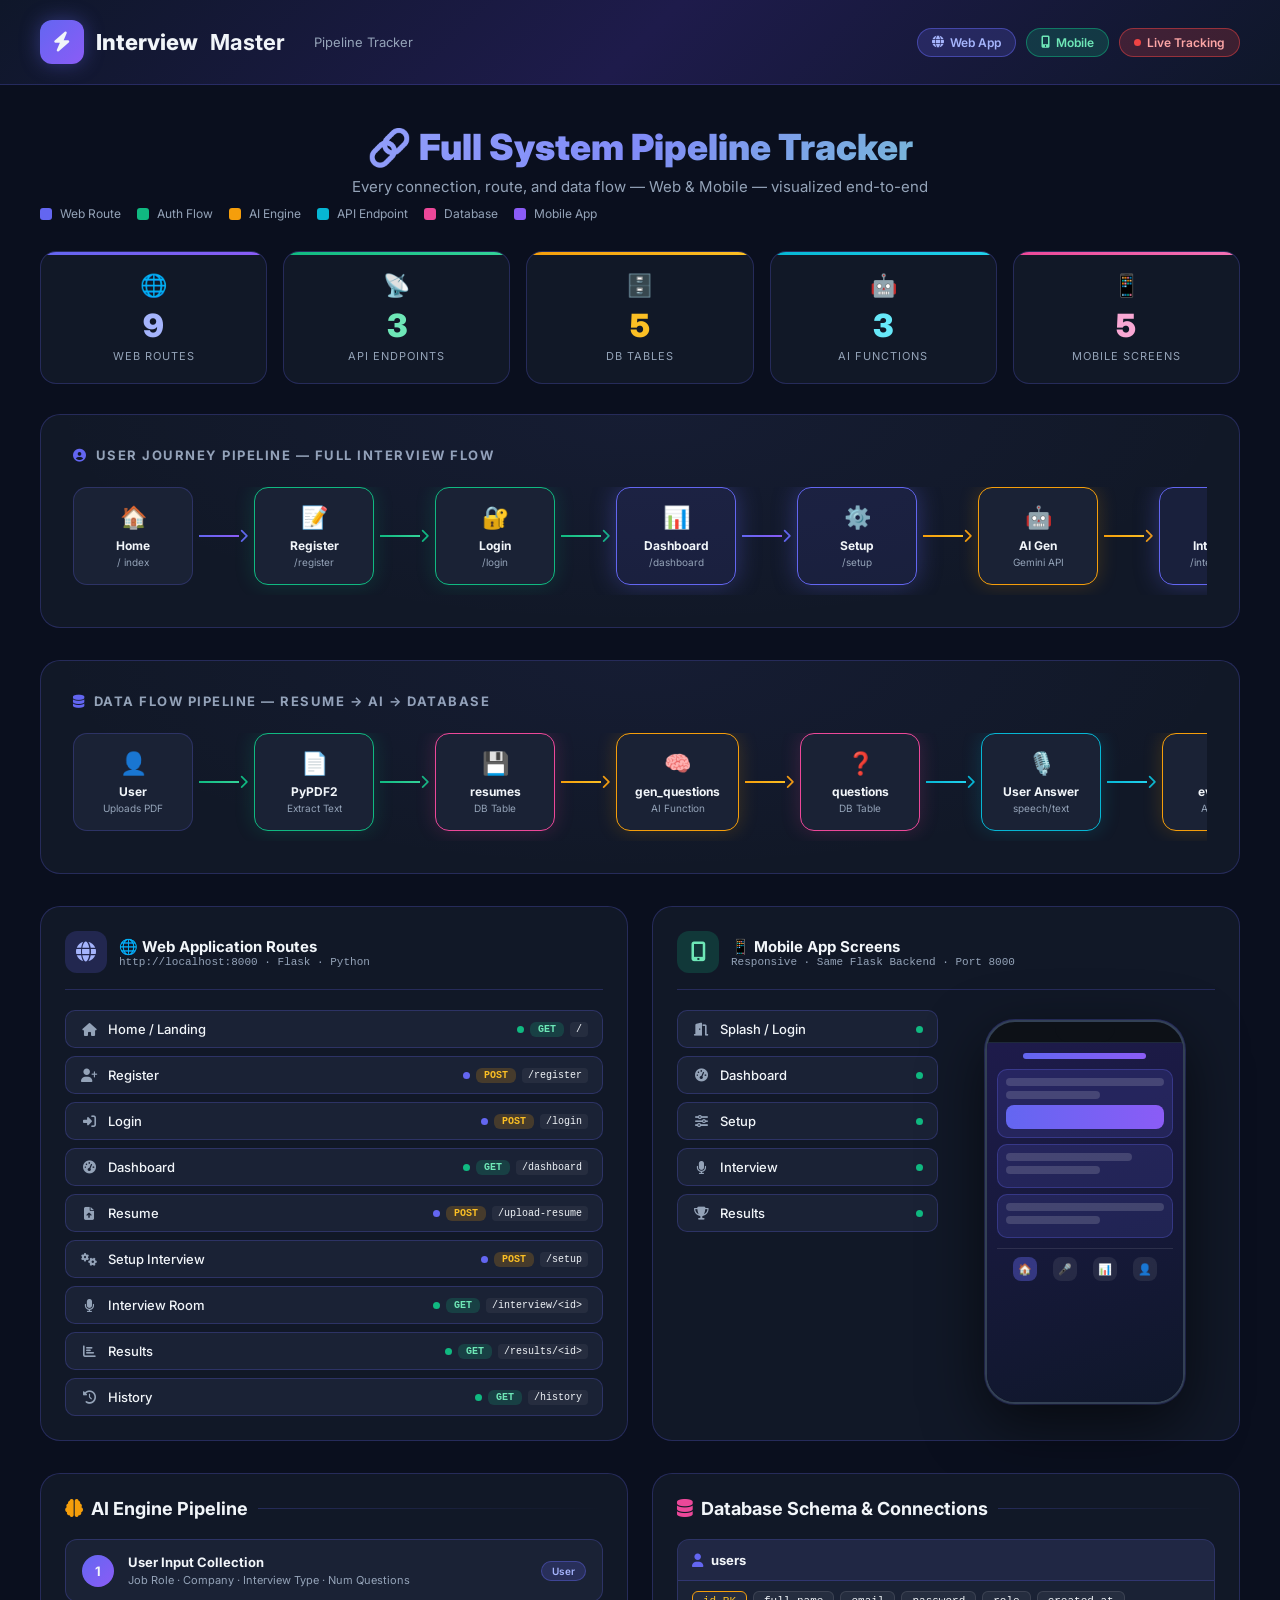
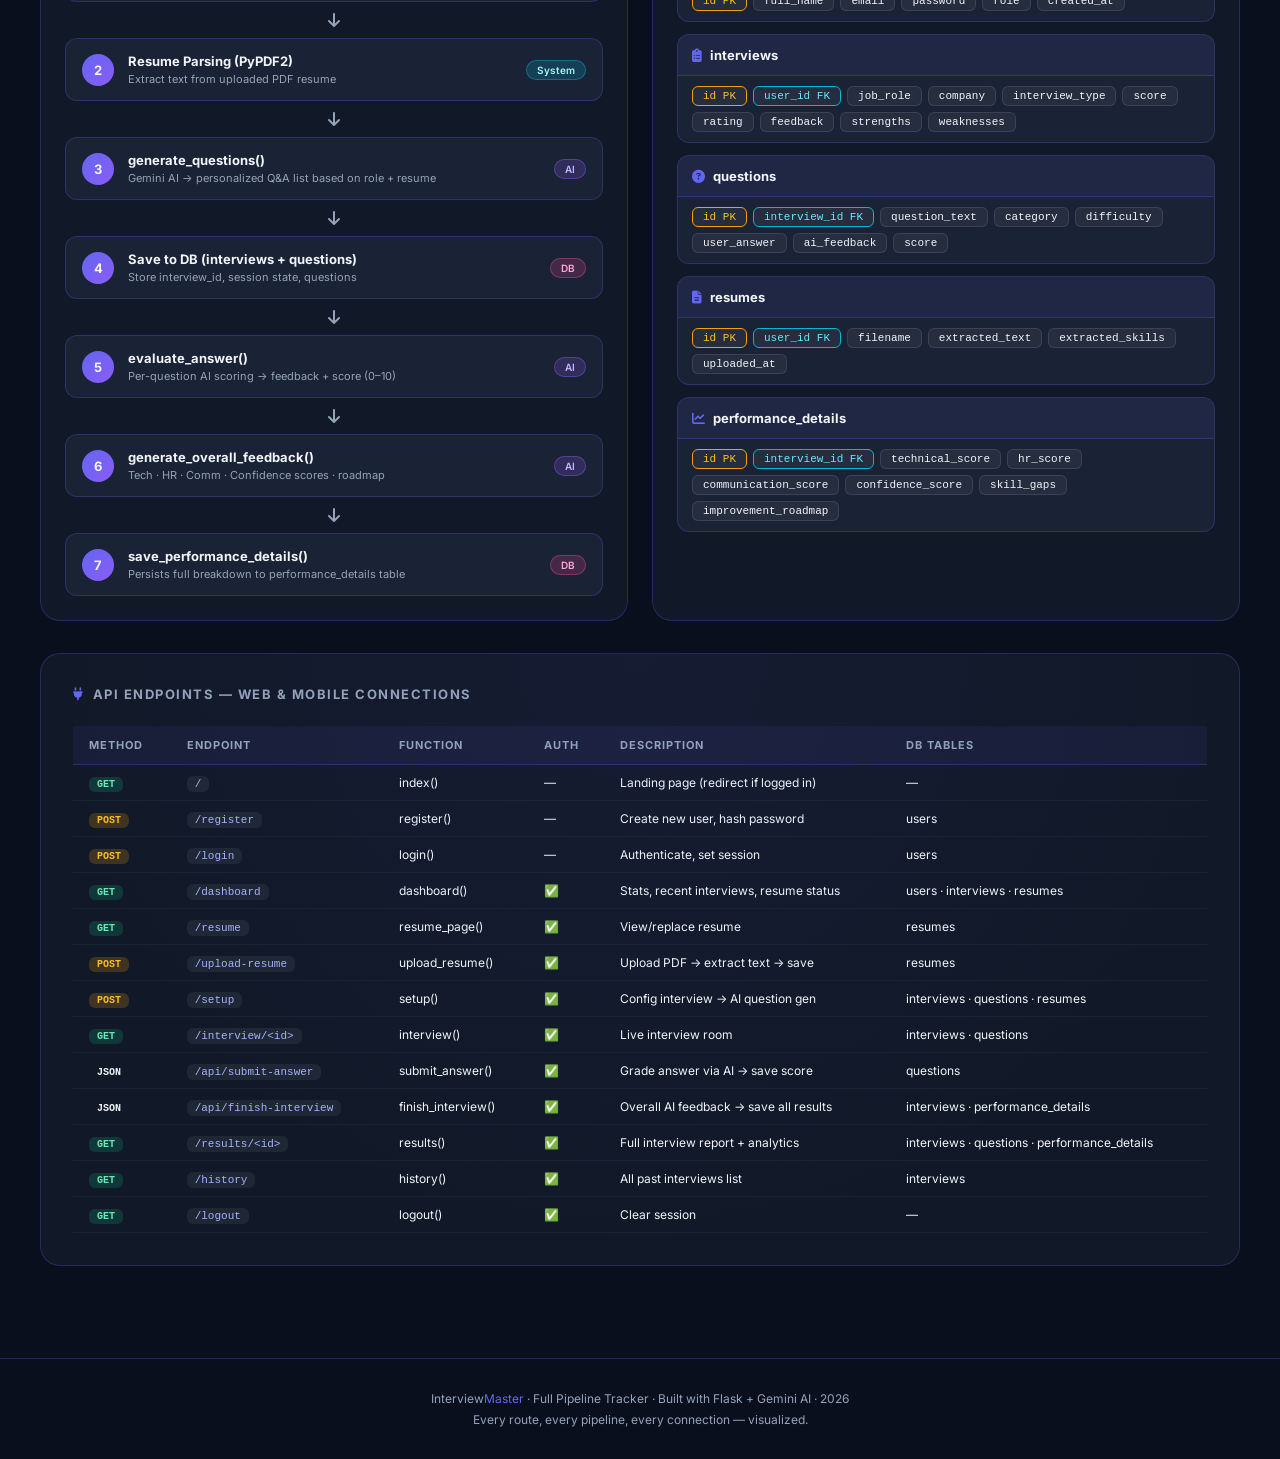
<file: final_project/interview-master-master/templates/tracking.html>
<!DOCTYPE html>
<html lang="en">
<head>
<meta charset="UTF-8">
<meta name="viewport" content="width=device-width, initial-scale=1.0">
<title>Pipeline Tracker - Interview Master</title>
<link href="https://fonts.googleapis.com/css2?family=Inter:wght@300;400;500;600;700;800;900&display=swap" rel="stylesheet">
<link rel="stylesheet" href="https://cdnjs.cloudflare.com/ajax/libs/font-awesome/6.5.1/css/all.min.css">
<style>
:root {
  --bg: #0a0f1e;
  --card: #111827;
  --card2: #1a2235;
  --border: rgba(99,102,241,0.25);
  --accent: #6366f1;
  --accent2: #8b5cf6;
  --accent3: #06b6d4;
  --green: #10b981;
  --orange: #f59e0b;
  --red: #ef4444;
  --pink: #ec4899;
  --text: #f1f5f9;
  --muted: #94a3b8;
  --glow: rgba(99,102,241,0.4);
}
*{margin:0;padding:0;box-sizing:border-box;}
body{background:var(--bg);color:var(--text);font-family:'Inter',sans-serif;min-height:100vh;overflow-x:hidden;}

/* ---- HEADER ---- */
.header{background:linear-gradient(135deg,#0f172a 0%,#1e1b4b 50%,#0f172a 100%);border-bottom:1px solid var(--border);padding:20px 40px;display:flex;align-items:center;justify-content:space-between;position:sticky;top:0;z-index:100;backdrop-filter:blur(20px);}
.logo{display:flex;align-items:center;gap:12px;font-size:22px;font-weight:800;}
.logo-icon{width:44px;height:44px;background:linear-gradient(135deg,var(--accent),var(--accent2));border-radius:12px;display:flex;align-items:center;justify-content:center;font-size:20px;box-shadow:0 0 20px var(--glow);}
.header-badges{display:flex;gap:10px;}
.badge{padding:6px 14px;border-radius:20px;font-size:12px;font-weight:600;display:flex;align-items:center;gap:6px;}
.badge-web{background:rgba(99,102,241,0.2);border:1px solid rgba(99,102,241,0.5);color:#a5b4fc;}
.badge-mobile{background:rgba(16,185,129,0.2);border:1px solid rgba(16,185,129,0.5);color:#6ee7b7;}
.badge-live{background:rgba(239,68,68,0.2);border:1px solid rgba(239,68,68,0.5);color:#fca5a5;}
.live-dot{width:7px;height:7px;background:#ef4444;border-radius:50%;animation:pulse 1.5s infinite;}
@keyframes pulse{0%,100%{opacity:1;transform:scale(1);}50%{opacity:.5;transform:scale(1.4);}}

/* ---- MAIN ---- */
.main{padding:40px;}
.page-title{text-align:center;margin-bottom:10px;}
.page-title h1{font-size:36px;font-weight:900;background:linear-gradient(135deg,#a5b4fc,#818cf8,#6ee7b7);-webkit-background-clip:text;-webkit-text-fill-color:transparent;background-clip:text;}
.page-title p{color:var(--muted);margin-top:8px;font-size:15px;}

/* ---- STATS ROW ---- */
.stats-row{display:grid;grid-template-columns:repeat(5,1fr);gap:16px;margin:30px 0;}
.stat-box{background:var(--card);border:1px solid var(--border);border-radius:16px;padding:20px 16px;text-align:center;position:relative;overflow:hidden;transition:transform .3s,box-shadow .3s;}
.stat-box:hover{transform:translateY(-4px);box-shadow:0 12px 40px rgba(99,102,241,0.2);}
.stat-box::before{content:'';position:absolute;top:0;left:0;right:0;height:3px;border-radius:16px 16px 0 0;}
.stat-box:nth-child(1)::before{background:linear-gradient(90deg,var(--accent),var(--accent2));}
.stat-box:nth-child(2)::before{background:linear-gradient(90deg,var(--green),#34d399);}
.stat-box:nth-child(3)::before{background:linear-gradient(90deg,var(--orange),#fbbf24);}
.stat-box:nth-child(4)::before{background:linear-gradient(90deg,var(--accent3),#22d3ee);}
.stat-box:nth-child(5)::before{background:linear-gradient(90deg,var(--pink),#f472b6);}
.stat-num{font-size:32px;font-weight:900;margin-bottom:4px;}
.stat-lbl{font-size:11px;color:var(--muted);text-transform:uppercase;letter-spacing:1px;}
.stat-icon{font-size:22px;margin-bottom:8px;}

/* ---- PIPELINE SECTION ---- */
.section-title{font-size:18px;font-weight:700;margin-bottom:20px;display:flex;align-items:center;gap:10px;}
.section-title span{display:flex;align-items:center;gap:8px;}
.section-title .line{flex:1;height:1px;background:linear-gradient(90deg,var(--border),transparent);}

/* ---- PIPELINE FLOW ---- */
.pipeline-wrap{background:var(--card);border:1px solid var(--border);border-radius:20px;padding:32px;margin-bottom:32px;overflow:hidden;position:relative;}
.pipeline-wrap::before{content:'';position:absolute;inset:0;background:radial-gradient(ellipse at 50% 0%,rgba(99,102,241,0.06),transparent 70%);pointer-events:none;}

.flow-label{font-size:13px;font-weight:700;color:var(--muted);text-transform:uppercase;letter-spacing:1.5px;margin-bottom:24px;display:flex;align-items:center;gap:8px;}
.flow-label i{color:var(--accent);}

.pipeline{display:flex;align-items:center;gap:0;overflow-x:auto;padding-bottom:10px;scrollbar-width:thin;scrollbar-color:var(--border) transparent;}

.pipe-node{flex-shrink:0;background:var(--card2);border:1.5px solid var(--border);border-radius:14px;padding:16px 18px;text-align:center;min-width:120px;position:relative;cursor:pointer;transition:all .3s;}
.pipe-node:hover{border-color:var(--accent);box-shadow:0 0 20px rgba(99,102,241,0.25);transform:translateY(-3px);}
.pipe-node.active{border-color:var(--accent);box-shadow:0 0 25px rgba(99,102,241,0.35);background:rgba(99,102,241,0.1);}
.pipe-node.success{border-color:var(--green);box-shadow:0 0 20px rgba(16,185,129,0.2);}
.pipe-node.warn{border-color:var(--orange);box-shadow:0 0 20px rgba(245,158,11,0.2);}
.pipe-node.api{border-color:var(--accent3);box-shadow:0 0 20px rgba(6,182,212,0.2);}
.pipe-node.db{border-color:var(--pink);box-shadow:0 0 20px rgba(236,72,153,0.2);}
.pipe-step{width:12px;height:12px;border-radius:50%;margin-bottom:8px;display:inline-block;}
.n-icon{font-size:22px;margin-bottom:8px;display:block;}
.n-title{font-size:12px;font-weight:700;white-space:nowrap;}
.n-sub{font-size:10px;color:var(--muted);margin-top:3px;white-space:nowrap;}

.arrow{flex-shrink:0;display:flex;align-items:center;padding:0 6px;}
.arrow-line{width:40px;height:2px;position:relative;overflow:visible;}
.arrow-line::before{content:'';position:absolute;top:0;left:0;right:0;height:2px;background:linear-gradient(90deg,var(--accent),var(--accent2));animation:flow-anim 2s linear infinite;}
.arrow-line.green::before{background:linear-gradient(90deg,var(--green),#34d399);}
.arrow-line.cyan::before{background:linear-gradient(90deg,var(--accent3),#22d3ee);}
.arrow-line.orange::before{background:linear-gradient(90deg,var(--orange),#fbbf24);}
.arrow-head{color:var(--accent);font-size:14px;}
.arrow-head.green{color:var(--green);}
.arrow-head.cyan{color:var(--accent3);}
.arrow-head.orange{color:var(--orange);}
@keyframes flow-anim{0%{background-position:-40px 0;}100%{background-position:40px 0;}}

/* ---- TWO COLUMN LAYOUT ---- */
.two-col{display:grid;grid-template-columns:1fr 1fr;gap:24px;margin-bottom:32px;}
.three-col{display:grid;grid-template-columns:1fr 1fr 1fr;gap:20px;margin-bottom:32px;}

/* ---- DEVICE PANELS ---- */
.device-panel{background:var(--card);border:1px solid var(--border);border-radius:20px;padding:24px;}
.device-header{display:flex;align-items:center;gap:12px;margin-bottom:20px;padding-bottom:16px;border-bottom:1px solid var(--border);}
.device-icon{width:42px;height:42px;border-radius:12px;display:flex;align-items:center;justify-content:center;font-size:20px;}
.device-web .device-icon{background:rgba(99,102,241,0.2);color:#a5b4fc;}
.device-mobile .device-icon{background:rgba(16,185,129,0.2);color:#6ee7b7;}
.device-title{font-size:15px;font-weight:700;}
.device-url{font-size:11px;color:var(--muted);font-family:monospace;}
.page-list{display:flex;flex-direction:column;gap:8px;}
.page-item{display:flex;align-items:center;justify-content:space-between;padding:10px 14px;background:var(--card2);border-radius:10px;border:1px solid var(--border);cursor:pointer;transition:all .2s;}
.page-item:hover{border-color:var(--accent);background:rgba(99,102,241,0.08);}
.page-item-left{display:flex;align-items:center;gap:10px;font-size:13px;font-weight:500;}
.page-item-left i{width:18px;text-align:center;color:var(--muted);}
.page-status{display:flex;align-items:center;gap:6px;font-size:11px;}
.dot{width:7px;height:7px;border-radius:50%;}
.dot-green{background:var(--green);}
.dot-blue{background:var(--accent);}
.dot-orange{background:var(--orange);}
.method-badge{padding:2px 8px;border-radius:6px;font-size:10px;font-weight:700;font-family:monospace;}
.get{background:rgba(16,185,129,0.2);color:#6ee7b7;}
.post{background:rgba(245,158,11,0.2);color:#fbbf24;}
.api-b{background:rgba(6,182,212,0.2);color:#67e8f9;}

/* ---- DB SCHEMA ---- */
.db-panel{background:var(--card);border:1px solid var(--border);border-radius:20px;padding:24px;}
.table-card{background:var(--card2);border:1px solid var(--border);border-radius:12px;margin-bottom:12px;overflow:hidden;}
.table-head{display:flex;align-items:center;gap:8px;padding:12px 14px;background:rgba(99,102,241,0.08);border-bottom:1px solid var(--border);font-size:13px;font-weight:700;}
.table-head i{color:var(--accent);}
.col-list{padding:10px 14px;display:flex;flex-wrap:wrap;gap:6px;}
.col-pill{padding:3px 10px;border-radius:6px;font-size:11px;font-family:monospace;background:rgba(255,255,255,0.05);border:1px solid rgba(255,255,255,0.1);}
.col-pill.pk{border-color:var(--orange);color:#fbbf24;}
.col-pill.fk{border-color:var(--accent3);color:#67e8f9;}

/* ---- AI PIPELINE ---- */
.ai-flow{display:flex;flex-direction:column;gap:12px;}
.ai-step{display:flex;align-items:center;gap:14px;padding:14px 16px;background:var(--card2);border-radius:12px;border:1px solid var(--border);position:relative;transition:all .3s;}
.ai-step:hover{border-color:var(--accent2);transform:translateX(4px);}
.ai-step-num{width:32px;height:32px;border-radius:50%;background:linear-gradient(135deg,var(--accent),var(--accent2));display:flex;align-items:center;justify-content:center;font-size:13px;font-weight:700;flex-shrink:0;}
.ai-step-info{flex:1;}
.ai-step-title{font-size:13px;font-weight:700;margin-bottom:3px;}
.ai-step-desc{font-size:11px;color:var(--muted);}
.ai-step-tag{padding:3px 10px;border-radius:20px;font-size:10px;font-weight:600;}
.tag-ai{background:rgba(139,92,246,0.2);border:1px solid rgba(139,92,246,0.4);color:#c4b5fd;}
.tag-db{background:rgba(236,72,153,0.2);border:1px solid rgba(236,72,153,0.4);color:#f9a8d4;}
.tag-user{background:rgba(99,102,241,0.2);border:1px solid rgba(99,102,241,0.4);color:#a5b4fc;}
.tag-system{background:rgba(6,182,212,0.2);border:1px solid rgba(6,182,212,0.4);color:#a5f3fc;}
.vert-arrow{text-align:center;color:var(--muted);font-size:16px;margin:-4px 0;}

/* ---- MOBILE SCREEN MOCK ---- */
.phone-wrap{display:flex;justify-content:center;padding:10px;}
.phone{width:200px;background:#0d1117;border:2px solid #334155;border-radius:30px;overflow:hidden;box-shadow:0 20px 60px rgba(0,0,0,0.6),0 0 0 1px rgba(99,102,241,0.3);position:relative;}
.phone-notch{width:60px;height:20px;background:#0d1117;border-radius:0 0 14px 14px;margin:0 auto;position:relative;z-index:2;}
.phone-screen{background:linear-gradient(160deg,#1e1b4b,#0f172a);min-height:360px;padding:10px;border-top:1px solid #1e293b;}
.ph-bar{height:6px;border-radius:3px;margin-bottom:8px;}
.ph-card{background:rgba(99,102,241,0.15);border:1px solid rgba(99,102,241,0.3);border-radius:10px;padding:8px;margin-bottom:6px;}
.ph-line{height:8px;border-radius:4px;background:rgba(255,255,255,0.15);margin-bottom:5px;}
.ph-line.short{width:60%;}
.ph-line.med{width:80%;}
.ph-btn{height:24px;border-radius:8px;background:linear-gradient(90deg,var(--accent),var(--accent2));margin-top:6px;}
.ph-nav{display:flex;justify-content:space-around;padding:8px;border-top:1px solid rgba(255,255,255,0.1);margin-top:10px;}
.ph-nav-dot{width:24px;height:24px;border-radius:8px;background:rgba(255,255,255,0.08);display:flex;align-items:center;justify-content:center;font-size:11px;}

/* ---- ENDPOINT TABLE ---- */
.ep-table{width:100%;border-collapse:collapse;font-size:13px;}
.ep-table th{text-align:left;padding:12px 16px;background:rgba(99,102,241,0.08);border-bottom:1px solid var(--border);font-size:11px;text-transform:uppercase;letter-spacing:1px;color:var(--muted);}
.ep-table td{padding:10px 16px;border-bottom:1px solid rgba(255,255,255,0.04);font-size:12px;}
.ep-table tr:hover td{background:rgba(255,255,255,0.02);}
.ep-table code{background:rgba(255,255,255,0.06);padding:2px 8px;border-radius:6px;font-family:monospace;font-size:11px;color:#a5b4fc;}

/* ---- LEGEND ---- */
.legend{display:flex;flex-wrap:wrap;gap:16px;margin-bottom:24px;}
.legend-item{display:flex;align-items:center;gap:8px;font-size:12px;color:var(--muted);}
.legend-dot{width:12px;height:12px;border-radius:3px;}

/* ---- FOOTER ---- */
.footer{text-align:center;padding:32px;color:var(--muted);font-size:12px;border-top:1px solid var(--border);margin-top:20px;}
.footer span{color:var(--accent);}

/* ---- ANIMATIONS ---- */
@keyframes fadeInUp{from{opacity:0;transform:translateY(20px);}to{opacity:1;transform:translateY(0);}}
.fade-up{animation:fadeInUp .5s ease both;}
.delay-1{animation-delay:.1s;}
.delay-2{animation-delay:.2s;}
.delay-3{animation-delay:.3s;}
.delay-4{animation-delay:.4s;}

/* ---- RESPONSIVE ---- */
@media(max-width:1024px){.stats-row{grid-template-columns:repeat(3,1fr);}.two-col,.three-col{grid-template-columns:1fr;}}
@media(max-width:640px){.stats-row{grid-template-columns:1fr 1fr;}.main{padding:20px;}.header{padding:14px 20px;}.logo{font-size:18px;}.header-badges{display:none;}}
</style>
</head>
<body>

<!-- HEADER -->
<header class="header">
  <div class="logo">
    <div class="logo-icon"><i class="fas fa-bolt"></i></div>
    Interview<strong>Master</strong>&nbsp;<small style="color:var(--muted);font-size:13px;font-weight:400;">Pipeline Tracker</small>
  </div>
  <div class="header-badges">
    <span class="badge badge-web"><i class="fas fa-globe"></i> Web App</span>
    <span class="badge badge-mobile"><i class="fas fa-mobile-alt"></i> Mobile</span>
    <span class="badge badge-live"><span class="live-dot"></span> Live Tracking</span>
  </div>
</header>

<main class="main">

  <!-- PAGE TITLE -->
  <div class="page-title fade-up">
    <h1>🔗 Full System Pipeline Tracker</h1>
    <p>Every connection, route, and data flow — Web &amp; Mobile — visualized end-to-end</p>
  </div>

  <!-- LEGEND -->
  <div class="legend fade-up delay-1">
    <div class="legend-item"><div class="legend-dot" style="background:var(--accent);"></div> Web Route</div>
    <div class="legend-item"><div class="legend-dot" style="background:var(--green);"></div> Auth Flow</div>
    <div class="legend-item"><div class="legend-dot" style="background:var(--orange);"></div> AI Engine</div>
    <div class="legend-item"><div class="legend-dot" style="background:var(--accent3);"></div> API Endpoint</div>
    <div class="legend-item"><div class="legend-dot" style="background:var(--pink);"></div> Database</div>
    <div class="legend-item"><div class="legend-dot" style="background:var(--accent2);"></div> Mobile App</div>
  </div>

  <!-- STATS ROW -->
  <div class="stats-row fade-up delay-1">
    <div class="stat-box">
      <div class="stat-icon">🌐</div>
      <div class="stat-num" style="color:#a5b4fc;">9</div>
      <div class="stat-lbl">Web Routes</div>
    </div>
    <div class="stat-box">
      <div class="stat-icon">📡</div>
      <div class="stat-num" style="color:#6ee7b7;">3</div>
      <div class="stat-lbl">API Endpoints</div>
    </div>
    <div class="stat-box">
      <div class="stat-icon">🗄️</div>
      <div class="stat-num" style="color:#fbbf24;">5</div>
      <div class="stat-lbl">DB Tables</div>
    </div>
    <div class="stat-box">
      <div class="stat-icon">🤖</div>
      <div class="stat-num" style="color:#67e8f9;">3</div>
      <div class="stat-lbl">AI Functions</div>
    </div>
    <div class="stat-box">
      <div class="stat-icon">📱</div>
      <div class="stat-num" style="color:#f9a8d4;">5</div>
      <div class="stat-lbl">Mobile Screens</div>
    </div>
  </div>

  <!-- PIPELINE 1: USER JOURNEY -->
  <div class="pipeline-wrap fade-up delay-2">
    <div class="flow-label"><i class="fas fa-user-circle"></i> User Journey Pipeline — Full Interview Flow</div>
    <div class="pipeline">

      <div class="pipe-node">
        <span class="n-icon">🏠</span>
        <div class="n-title">Home</div>
        <div class="n-sub">/ index</div>
      </div>
      <div class="arrow"><div class="arrow-line"></div><i class="fas fa-chevron-right arrow-head"></i></div>

      <div class="pipe-node success">
        <span class="n-icon">📝</span>
        <div class="n-title">Register</div>
        <div class="n-sub">/register</div>
      </div>
      <div class="arrow"><div class="arrow-line green"></div><i class="fas fa-chevron-right arrow-head green"></i></div>

      <div class="pipe-node success">
        <span class="n-icon">🔐</span>
        <div class="n-title">Login</div>
        <div class="n-sub">/login</div>
      </div>
      <div class="arrow"><div class="arrow-line green"></div><i class="fas fa-chevron-right arrow-head green"></i></div>

      <div class="pipe-node active">
        <span class="n-icon">📊</span>
        <div class="n-title">Dashboard</div>
        <div class="n-sub">/dashboard</div>
      </div>
      <div class="arrow"><div class="arrow-line"></div><i class="fas fa-chevron-right arrow-head"></i></div>

      <div class="pipe-node active">
        <span class="n-icon">⚙️</span>
        <div class="n-title">Setup</div>
        <div class="n-sub">/setup</div>
      </div>
      <div class="arrow"><div class="arrow-line orange"></div><i class="fas fa-chevron-right arrow-head orange"></i></div>

      <div class="pipe-node warn">
        <span class="n-icon">🤖</span>
        <div class="n-title">AI Gen</div>
        <div class="n-sub">Gemini API</div>
      </div>
      <div class="arrow"><div class="arrow-line orange"></div><i class="fas fa-chevron-right arrow-head orange"></i></div>

      <div class="pipe-node active">
        <span class="n-icon">🎤</span>
        <div class="n-title">Interview</div>
        <div class="n-sub">/interview/id</div>
      </div>
      <div class="arrow"><div class="arrow-line cyan"></div><i class="fas fa-chevron-right arrow-head cyan"></i></div>

      <div class="pipe-node api">
        <span class="n-icon">📡</span>
        <div class="n-title">Evaluate</div>
        <div class="n-sub">/api/submit</div>
      </div>
      <div class="arrow"><div class="arrow-line cyan"></div><i class="fas fa-chevron-right arrow-head cyan"></i></div>

      <div class="pipe-node db">
        <span class="n-icon">📈</span>
        <div class="n-title">Results</div>
        <div class="n-sub">/results/id</div>
      </div>
      <div class="arrow"><div class="arrow-line"></div><i class="fas fa-chevron-right arrow-head"></i></div>

      <div class="pipe-node">
        <span class="n-icon">📜</span>
        <div class="n-title">History</div>
        <div class="n-sub">/history</div>
      </div>

    </div>
  </div>

  <!-- PIPELINE 2: DATA FLOW -->
  <div class="pipeline-wrap fade-up delay-2">
    <div class="flow-label"><i class="fas fa-database"></i> Data Flow Pipeline — Resume → AI → Database</div>
    <div class="pipeline">

      <div class="pipe-node">
        <span class="n-icon">👤</span>
        <div class="n-title">User</div>
        <div class="n-sub">Uploads PDF</div>
      </div>
      <div class="arrow"><div class="arrow-line green"></div><i class="fas fa-chevron-right arrow-head green"></i></div>

      <div class="pipe-node success">
        <span class="n-icon">📄</span>
        <div class="n-title">PyPDF2</div>
        <div class="n-sub">Extract Text</div>
      </div>
      <div class="arrow"><div class="arrow-line green"></div><i class="fas fa-chevron-right arrow-head green"></i></div>

      <div class="pipe-node db">
        <span class="n-icon">💾</span>
        <div class="n-title">resumes</div>
        <div class="n-sub">DB Table</div>
      </div>
      <div class="arrow"><div class="arrow-line orange"></div><i class="fas fa-chevron-right arrow-head orange"></i></div>

      <div class="pipe-node warn">
        <span class="n-icon">🧠</span>
        <div class="n-title">gen_questions</div>
        <div class="n-sub">AI Function</div>
      </div>
      <div class="arrow"><div class="arrow-line orange"></div><i class="fas fa-chevron-right arrow-head orange"></i></div>

      <div class="pipe-node db">
        <span class="n-icon">❓</span>
        <div class="n-title">questions</div>
        <div class="n-sub">DB Table</div>
      </div>
      <div class="arrow"><div class="arrow-line cyan"></div><i class="fas fa-chevron-right arrow-head cyan"></i></div>

      <div class="pipe-node api">
        <span class="n-icon">🎙️</span>
        <div class="n-title">User Answer</div>
        <div class="n-sub">speech/text</div>
      </div>
      <div class="arrow"><div class="arrow-line cyan"></div><i class="fas fa-chevron-right arrow-head cyan"></i></div>

      <div class="pipe-node warn">
        <span class="n-icon">🔍</span>
        <div class="n-title">evaluate</div>
        <div class="n-sub">AI Grade</div>
      </div>
      <div class="arrow"><div class="arrow-line orange"></div><i class="fas fa-chevron-right arrow-head orange"></i></div>

      <div class="pipe-node warn">
        <span class="n-icon">📋</span>
        <div class="n-title">overall_fb</div>
        <div class="n-sub">AI Report</div>
      </div>
      <div class="arrow"><div class="arrow-line"></div><i class="fas fa-chevron-right arrow-head"></i></div>

      <div class="pipe-node db">
        <span class="n-icon">🏆</span>
        <div class="n-title">perf_details</div>
        <div class="n-sub">DB Table</div>
      </div>

    </div>
  </div>

  <!-- WEB + MOBILE PANELS -->
  <div class="two-col">

    <!-- WEB PAGES -->
    <div class="device-panel device-web fade-up delay-2">
      <div class="device-header">
        <div class="device-icon"><i class="fas fa-globe"></i></div>
        <div>
          <div class="device-title">🌐 Web Application Routes</div>
          <div class="device-url">http://localhost:8000 · Flask · Python</div>
        </div>
      </div>
      <div class="page-list">
        <div class="page-item">
          <div class="page-item-left"><i class="fas fa-home"></i> <span>Home / Landing</span></div>
          <div class="page-status"><span class="dot dot-green"></span><span class="method-badge get">GET</span><code style="font-size:10px;background:rgba(255,255,255,0.05);padding:2px 6px;border-radius:4px;">/</code></div>
        </div>
        <div class="page-item">
          <div class="page-item-left"><i class="fas fa-user-plus"></i> <span>Register</span></div>
          <div class="page-status"><span class="dot dot-blue"></span><span class="method-badge post">POST</span><code style="font-size:10px;background:rgba(255,255,255,0.05);padding:2px 6px;border-radius:4px;">/register</code></div>
        </div>
        <div class="page-item">
          <div class="page-item-left"><i class="fas fa-sign-in-alt"></i> <span>Login</span></div>
          <div class="page-status"><span class="dot dot-blue"></span><span class="method-badge post">POST</span><code style="font-size:10px;background:rgba(255,255,255,0.05);padding:2px 6px;border-radius:4px;">/login</code></div>
        </div>
        <div class="page-item">
          <div class="page-item-left"><i class="fas fa-tachometer-alt"></i> <span>Dashboard</span></div>
          <div class="page-status"><span class="dot dot-green"></span><span class="method-badge get">GET</span><code style="font-size:10px;background:rgba(255,255,255,0.05);padding:2px 6px;border-radius:4px;">/dashboard</code></div>
        </div>
        <div class="page-item">
          <div class="page-item-left"><i class="fas fa-file-upload"></i> <span>Resume</span></div>
          <div class="page-status"><span class="dot dot-blue"></span><span class="method-badge post">POST</span><code style="font-size:10px;background:rgba(255,255,255,0.05);padding:2px 6px;border-radius:4px;">/upload-resume</code></div>
        </div>
        <div class="page-item">
          <div class="page-item-left"><i class="fas fa-cogs"></i> <span>Setup Interview</span></div>
          <div class="page-status"><span class="dot dot-blue"></span><span class="method-badge post">POST</span><code style="font-size:10px;background:rgba(255,255,255,0.05);padding:2px 6px;border-radius:4px;">/setup</code></div>
        </div>
        <div class="page-item">
          <div class="page-item-left"><i class="fas fa-microphone"></i> <span>Interview Room</span></div>
          <div class="page-status"><span class="dot dot-green"></span><span class="method-badge get">GET</span><code style="font-size:10px;background:rgba(255,255,255,0.05);padding:2px 6px;border-radius:4px;">/interview/&lt;id&gt;</code></div>
        </div>
        <div class="page-item">
          <div class="page-item-left"><i class="fas fa-chart-bar"></i> <span>Results</span></div>
          <div class="page-status"><span class="dot dot-green"></span><span class="method-badge get">GET</span><code style="font-size:10px;background:rgba(255,255,255,0.05);padding:2px 6px;border-radius:4px;">/results/&lt;id&gt;</code></div>
        </div>
        <div class="page-item">
          <div class="page-item-left"><i class="fas fa-history"></i> <span>History</span></div>
          <div class="page-status"><span class="dot dot-green"></span><span class="method-badge get">GET</span><code style="font-size:10px;background:rgba(255,255,255,0.05);padding:2px 6px;border-radius:4px;">/history</code></div>
        </div>
      </div>
    </div>

    <!-- MOBILE SCREENS -->
    <div class="device-panel device-mobile fade-up delay-3">
      <div class="device-header">
        <div class="device-icon"><i class="fas fa-mobile-alt"></i></div>
        <div>
          <div class="device-title">📱 Mobile App Screens</div>
          <div class="device-url">Responsive · Same Flask Backend · Port 8000</div>
        </div>
      </div>
      <div style="display:grid;grid-template-columns:1fr 1fr;gap:16px;align-items:start;">
        <div class="page-list">
          <div class="page-item"><div class="page-item-left"><i class="fas fa-door-open"></i><span>Splash / Login</span></div><div class="page-status"><span class="dot dot-green"></span></div></div>
          <div class="page-item"><div class="page-item-left"><i class="fas fa-tachometer-alt"></i><span>Dashboard</span></div><div class="page-status"><span class="dot dot-green"></span></div></div>
          <div class="page-item"><div class="page-item-left"><i class="fas fa-sliders-h"></i><span>Setup</span></div><div class="page-status"><span class="dot dot-green"></span></div></div>
          <div class="page-item"><div class="page-item-left"><i class="fas fa-microphone"></i><span>Interview</span></div><div class="page-status"><span class="dot dot-green"></span></div></div>
          <div class="page-item"><div class="page-item-left"><i class="fas fa-trophy"></i><span>Results</span></div><div class="page-status"><span class="dot dot-green"></span></div></div>
        </div>
        <div class="phone-wrap">
          <div class="phone">
            <div class="phone-notch"></div>
            <div class="phone-screen">
              <div class="ph-bar" style="background:linear-gradient(90deg,var(--accent),var(--accent2));width:70%;margin:0 auto 10px;"></div>
              <div class="ph-card">
                <div class="ph-line"></div>
                <div class="ph-line short"></div>
                <div class="ph-btn"></div>
              </div>
              <div class="ph-card">
                <div class="ph-line med"></div>
                <div class="ph-line short"></div>
              </div>
              <div class="ph-card">
                <div class="ph-line"></div>
                <div class="ph-line short"></div>
              </div>
              <div class="ph-nav">
                <div class="ph-nav-dot" style="background:rgba(99,102,241,0.4);">🏠</div>
                <div class="ph-nav-dot">🎤</div>
                <div class="ph-nav-dot">📊</div>
                <div class="ph-nav-dot">👤</div>
              </div>
            </div>
          </div>
        </div>
      </div>
    </div>
  </div>

  <!-- AI PIPELINE + DB SCHEMA -->
  <div class="two-col">

    <!-- AI PIPELINE -->
    <div class="db-panel fade-up delay-2">
      <div class="section-title"><span><i class="fas fa-brain" style="color:var(--orange);"></i> AI Engine Pipeline</span><div class="line"></div></div>
      <div class="ai-flow">
        <div class="ai-step">
          <div class="ai-step-num">1</div>
          <div class="ai-step-info">
            <div class="ai-step-title">User Input Collection</div>
            <div class="ai-step-desc">Job Role · Company · Interview Type · Num Questions</div>
          </div>
          <span class="ai-step-tag tag-user">User</span>
        </div>
        <div class="vert-arrow"><i class="fas fa-arrow-down"></i></div>
        <div class="ai-step">
          <div class="ai-step-num">2</div>
          <div class="ai-step-info">
            <div class="ai-step-title">Resume Parsing (PyPDF2)</div>
            <div class="ai-step-desc">Extract text from uploaded PDF resume</div>
          </div>
          <span class="ai-step-tag tag-system">System</span>
        </div>
        <div class="vert-arrow"><i class="fas fa-arrow-down"></i></div>
        <div class="ai-step">
          <div class="ai-step-num">3</div>
          <div class="ai-step-info">
            <div class="ai-step-title">generate_questions()</div>
            <div class="ai-step-desc">Gemini AI → personalized Q&amp;A list based on role + resume</div>
          </div>
          <span class="ai-step-tag tag-ai">AI</span>
        </div>
        <div class="vert-arrow"><i class="fas fa-arrow-down"></i></div>
        <div class="ai-step">
          <div class="ai-step-num">4</div>
          <div class="ai-step-info">
            <div class="ai-step-title">Save to DB (interviews + questions)</div>
            <div class="ai-step-desc">Store interview_id, session state, questions</div>
          </div>
          <span class="ai-step-tag tag-db">DB</span>
        </div>
        <div class="vert-arrow"><i class="fas fa-arrow-down"></i></div>
        <div class="ai-step">
          <div class="ai-step-num">5</div>
          <div class="ai-step-info">
            <div class="ai-step-title">evaluate_answer()</div>
            <div class="ai-step-desc">Per-question AI scoring → feedback + score (0–10)</div>
          </div>
          <span class="ai-step-tag tag-ai">AI</span>
        </div>
        <div class="vert-arrow"><i class="fas fa-arrow-down"></i></div>
        <div class="ai-step">
          <div class="ai-step-num">6</div>
          <div class="ai-step-info">
            <div class="ai-step-title">generate_overall_feedback()</div>
            <div class="ai-step-desc">Tech · HR · Comm · Confidence scores · roadmap</div>
          </div>
          <span class="ai-step-tag tag-ai">AI</span>
        </div>
        <div class="vert-arrow"><i class="fas fa-arrow-down"></i></div>
        <div class="ai-step">
          <div class="ai-step-num">7</div>
          <div class="ai-step-info">
            <div class="ai-step-title">save_performance_details()</div>
            <div class="ai-step-desc">Persists full breakdown to performance_details table</div>
          </div>
          <span class="ai-step-tag tag-db">DB</span>
        </div>
      </div>
    </div>

    <!-- DB SCHEMA -->
    <div class="db-panel fade-up delay-3">
      <div class="section-title"><span><i class="fas fa-database" style="color:var(--pink);"></i> Database Schema &amp; Connections</span><div class="line"></div></div>

      <div class="table-card">
        <div class="table-head"><i class="fas fa-user"></i> users</div>
        <div class="col-list">
          <span class="col-pill pk">id PK</span>
          <span class="col-pill">full_name</span>
          <span class="col-pill">email</span>
          <span class="col-pill">password</span>
          <span class="col-pill">role</span>
          <span class="col-pill">created_at</span>
        </div>
      </div>

      <div class="table-card">
        <div class="table-head"><i class="fas fa-clipboard-list"></i> interviews</div>
        <div class="col-list">
          <span class="col-pill pk">id PK</span>
          <span class="col-pill fk">user_id FK</span>
          <span class="col-pill">job_role</span>
          <span class="col-pill">company</span>
          <span class="col-pill">interview_type</span>
          <span class="col-pill">score</span>
          <span class="col-pill">rating</span>
          <span class="col-pill">feedback</span>
          <span class="col-pill">strengths</span>
          <span class="col-pill">weaknesses</span>
        </div>
      </div>

      <div class="table-card">
        <div class="table-head"><i class="fas fa-question-circle"></i> questions</div>
        <div class="col-list">
          <span class="col-pill pk">id PK</span>
          <span class="col-pill fk">interview_id FK</span>
          <span class="col-pill">question_text</span>
          <span class="col-pill">category</span>
          <span class="col-pill">difficulty</span>
          <span class="col-pill">user_answer</span>
          <span class="col-pill">ai_feedback</span>
          <span class="col-pill">score</span>
        </div>
      </div>

      <div class="table-card">
        <div class="table-head"><i class="fas fa-file-alt"></i> resumes</div>
        <div class="col-list">
          <span class="col-pill pk">id PK</span>
          <span class="col-pill fk">user_id FK</span>
          <span class="col-pill">filename</span>
          <span class="col-pill">extracted_text</span>
          <span class="col-pill">extracted_skills</span>
          <span class="col-pill">uploaded_at</span>
        </div>
      </div>

      <div class="table-card">
        <div class="table-head"><i class="fas fa-chart-line"></i> performance_details</div>
        <div class="col-list">
          <span class="col-pill pk">id PK</span>
          <span class="col-pill fk">interview_id FK</span>
          <span class="col-pill">technical_score</span>
          <span class="col-pill">hr_score</span>
          <span class="col-pill">communication_score</span>
          <span class="col-pill">confidence_score</span>
          <span class="col-pill">skill_gaps</span>
          <span class="col-pill">improvement_roadmap</span>
        </div>
      </div>
    </div>
  </div>

  <!-- API ENDPOINTS TABLE -->
  <div class="pipeline-wrap fade-up delay-3">
    <div class="flow-label"><i class="fas fa-plug"></i> API Endpoints — Web &amp; Mobile Connections</div>
    <table class="ep-table">
      <thead>
        <tr>
          <th>Method</th>
          <th>Endpoint</th>
          <th>Function</th>
          <th>Auth</th>
          <th>Description</th>
          <th>DB Tables</th>
        </tr>
      </thead>
      <tbody>
        <tr><td><span class="method-badge get">GET</span></td><td><code>/</code></td><td>index()</td><td>—</td><td>Landing page (redirect if logged in)</td><td>—</td></tr>
        <tr><td><span class="method-badge post">POST</span></td><td><code>/register</code></td><td>register()</td><td>—</td><td>Create new user, hash password</td><td>users</td></tr>
        <tr><td><span class="method-badge post">POST</span></td><td><code>/login</code></td><td>login()</td><td>—</td><td>Authenticate, set session</td><td>users</td></tr>
        <tr><td><span class="method-badge get">GET</span></td><td><code>/dashboard</code></td><td>dashboard()</td><td>✅</td><td>Stats, recent interviews, resume status</td><td>users · interviews · resumes</td></tr>
        <tr><td><span class="method-badge get">GET</span></td><td><code>/resume</code></td><td>resume_page()</td><td>✅</td><td>View/replace resume</td><td>resumes</td></tr>
        <tr><td><span class="method-badge post">POST</span></td><td><code>/upload-resume</code></td><td>upload_resume()</td><td>✅</td><td>Upload PDF → extract text → save</td><td>resumes</td></tr>
        <tr><td><span class="method-badge post">POST</span></td><td><code>/setup</code></td><td>setup()</td><td>✅</td><td>Config interview → AI question gen</td><td>interviews · questions · resumes</td></tr>
        <tr><td><span class="method-badge get">GET</span></td><td><code>/interview/&lt;id&gt;</code></td><td>interview()</td><td>✅</td><td>Live interview room</td><td>interviews · questions</td></tr>
        <tr><td><span class="method-badge api">JSON</span></td><td><code>/api/submit-answer</code></td><td>submit_answer()</td><td>✅</td><td>Grade answer via AI → save score</td><td>questions</td></tr>
        <tr><td><span class="method-badge api">JSON</span></td><td><code>/api/finish-interview</code></td><td>finish_interview()</td><td>✅</td><td>Overall AI feedback → save all results</td><td>interviews · performance_details</td></tr>
        <tr><td><span class="method-badge get">GET</span></td><td><code>/results/&lt;id&gt;</code></td><td>results()</td><td>✅</td><td>Full interview report + analytics</td><td>interviews · questions · performance_details</td></tr>
        <tr><td><span class="method-badge get">GET</span></td><td><code>/history</code></td><td>history()</td><td>✅</td><td>All past interviews list</td><td>interviews</td></tr>
        <tr><td><span class="method-badge get">GET</span></td><td><code>/logout</code></td><td>logout()</td><td>✅</td><td>Clear session</td><td>—</td></tr>
      </tbody>
    </table>
  </div>

</main>

<footer class="footer">
  <p>Interview<span>Master</span> · Full Pipeline Tracker · Built with Flask + Gemini AI · 2026</p>
  <p style="margin-top:6px;">Every route, every pipeline, every connection — visualized.</p>
</footer>

<script>
// Animate pipeline nodes on scroll
const observer = new IntersectionObserver((entries) => {
  entries.forEach(e => {
    if (e.isIntersecting) {
      e.target.style.opacity = '1';
      e.target.style.transform = 'translateY(0)';
    }
  });
}, { threshold: 0.1 });
document.querySelectorAll('.pipe-node,.ai-step,.stat-box,.table-card').forEach(el => {
  el.style.opacity = '0';
  el.style.transform = 'translateY(12px)';
  el.style.transition = 'opacity .4s ease, transform .4s ease';
  observer.observe(el);
});

// Highlight on click
document.querySelectorAll('.pipe-node').forEach(node => {
  node.addEventListener('click', function() {
    document.querySelectorAll('.pipe-node').forEach(n => n.classList.remove('active'));
    this.classList.add('active');
  });
});

// Counter animation
document.querySelectorAll('.stat-num').forEach(el => {
  const target = parseInt(el.textContent);
  let count = 0;
  const step = () => {
    count++;
    el.textContent = count;
    if (count < target) setTimeout(step, 120);
  };
  setTimeout(step, 500);
});
</script>
</body>
</html>
</file>
